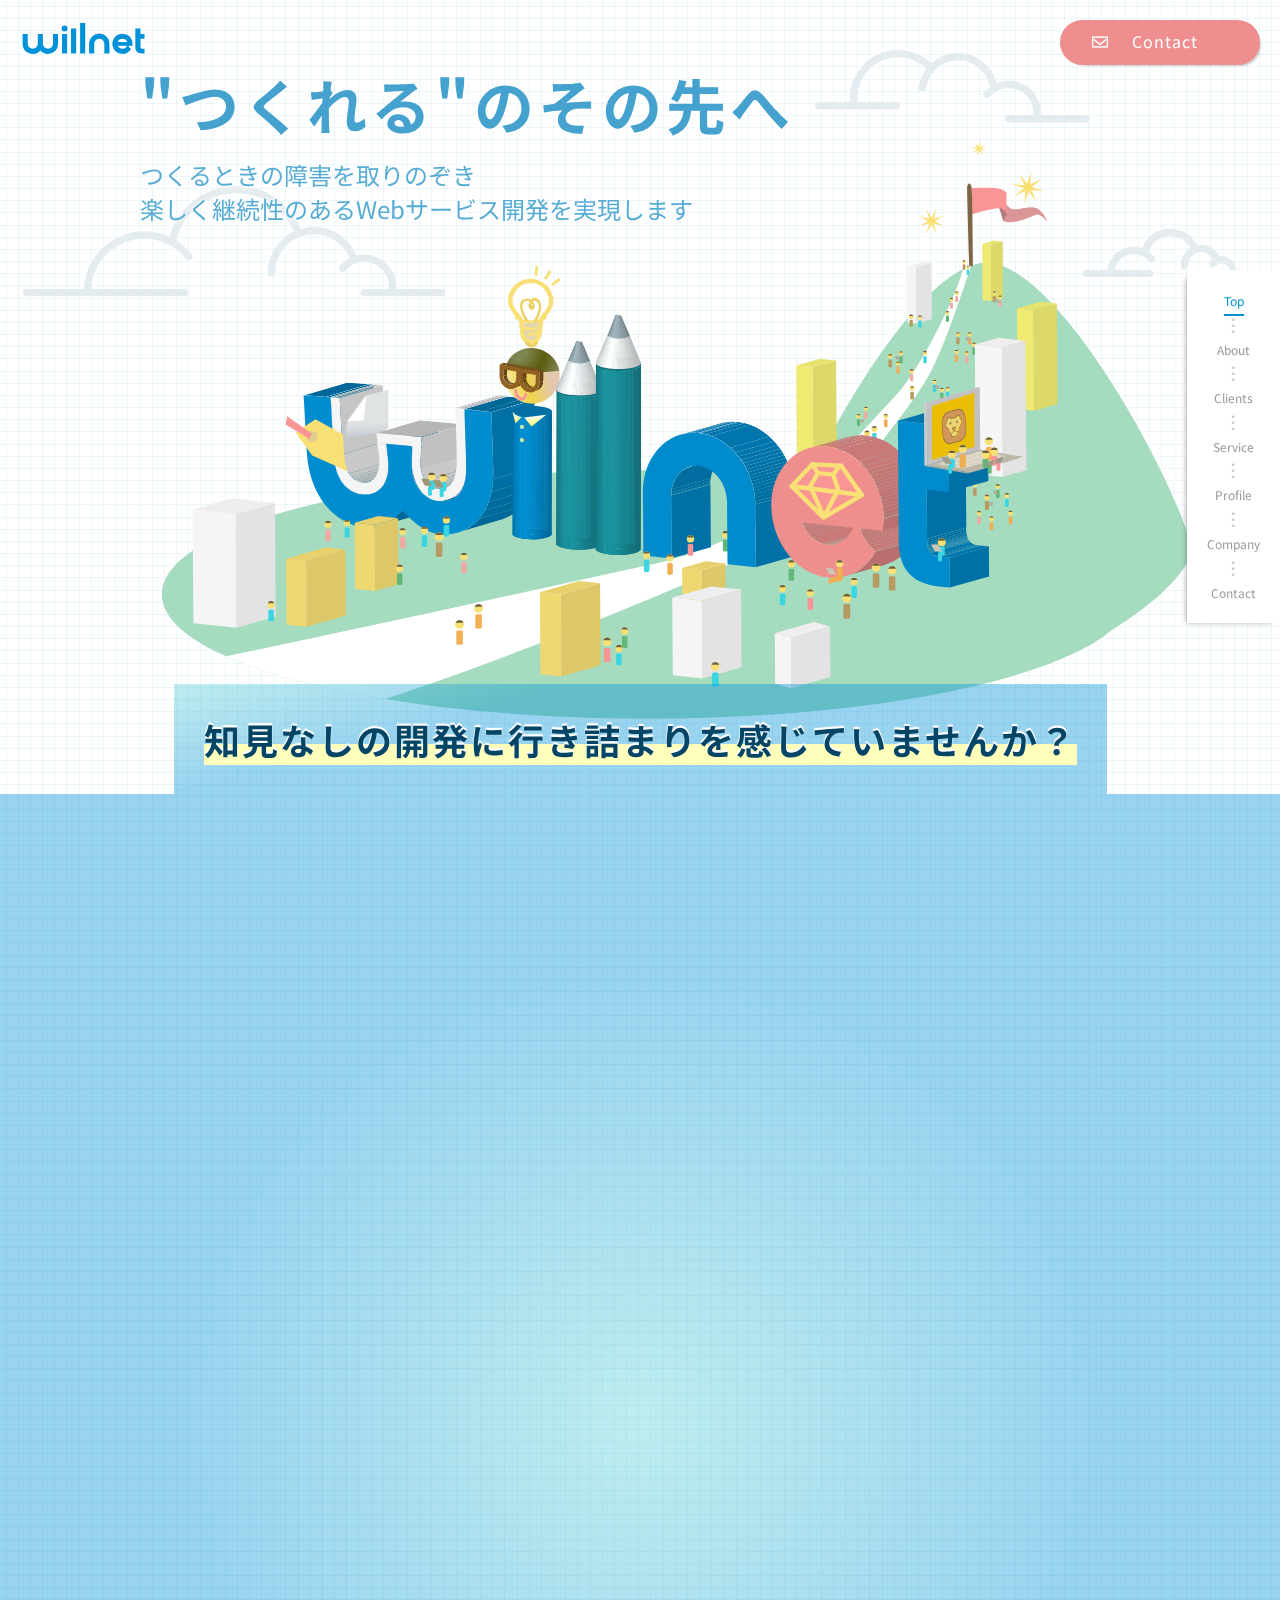
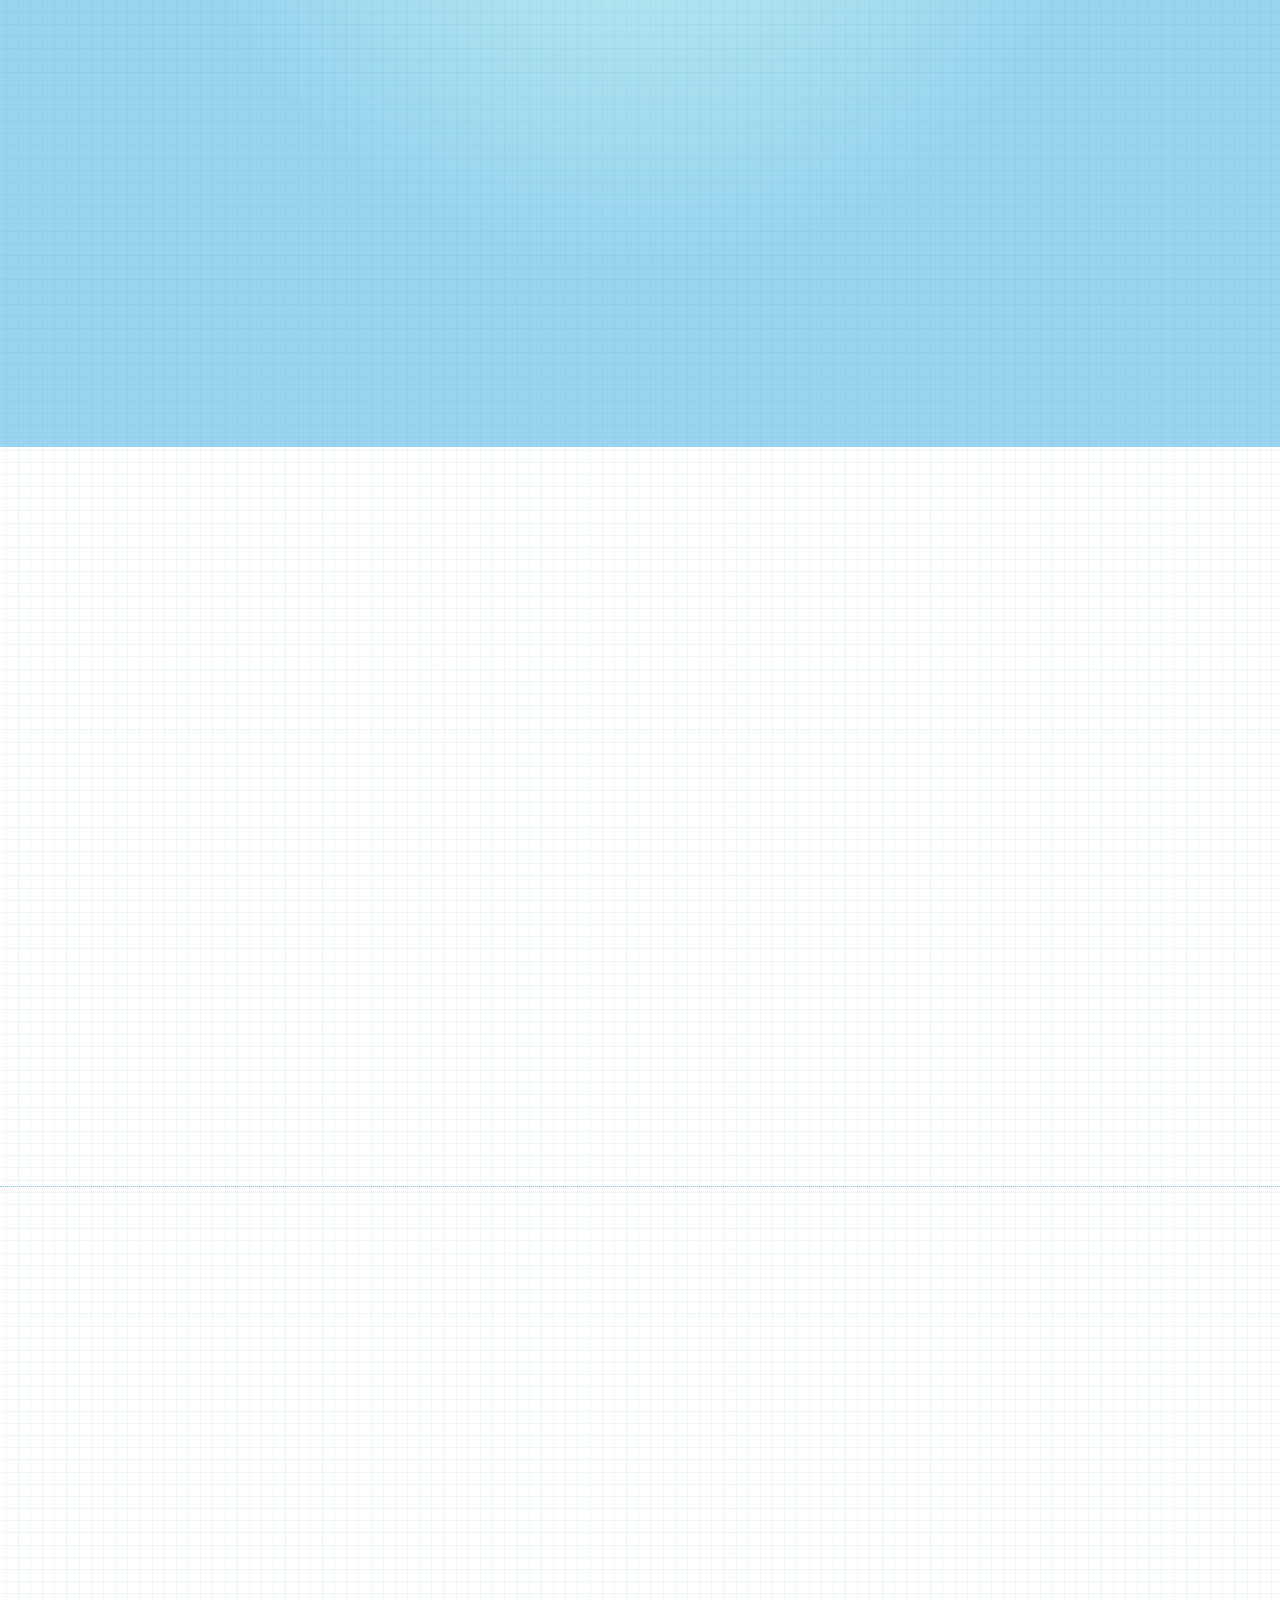
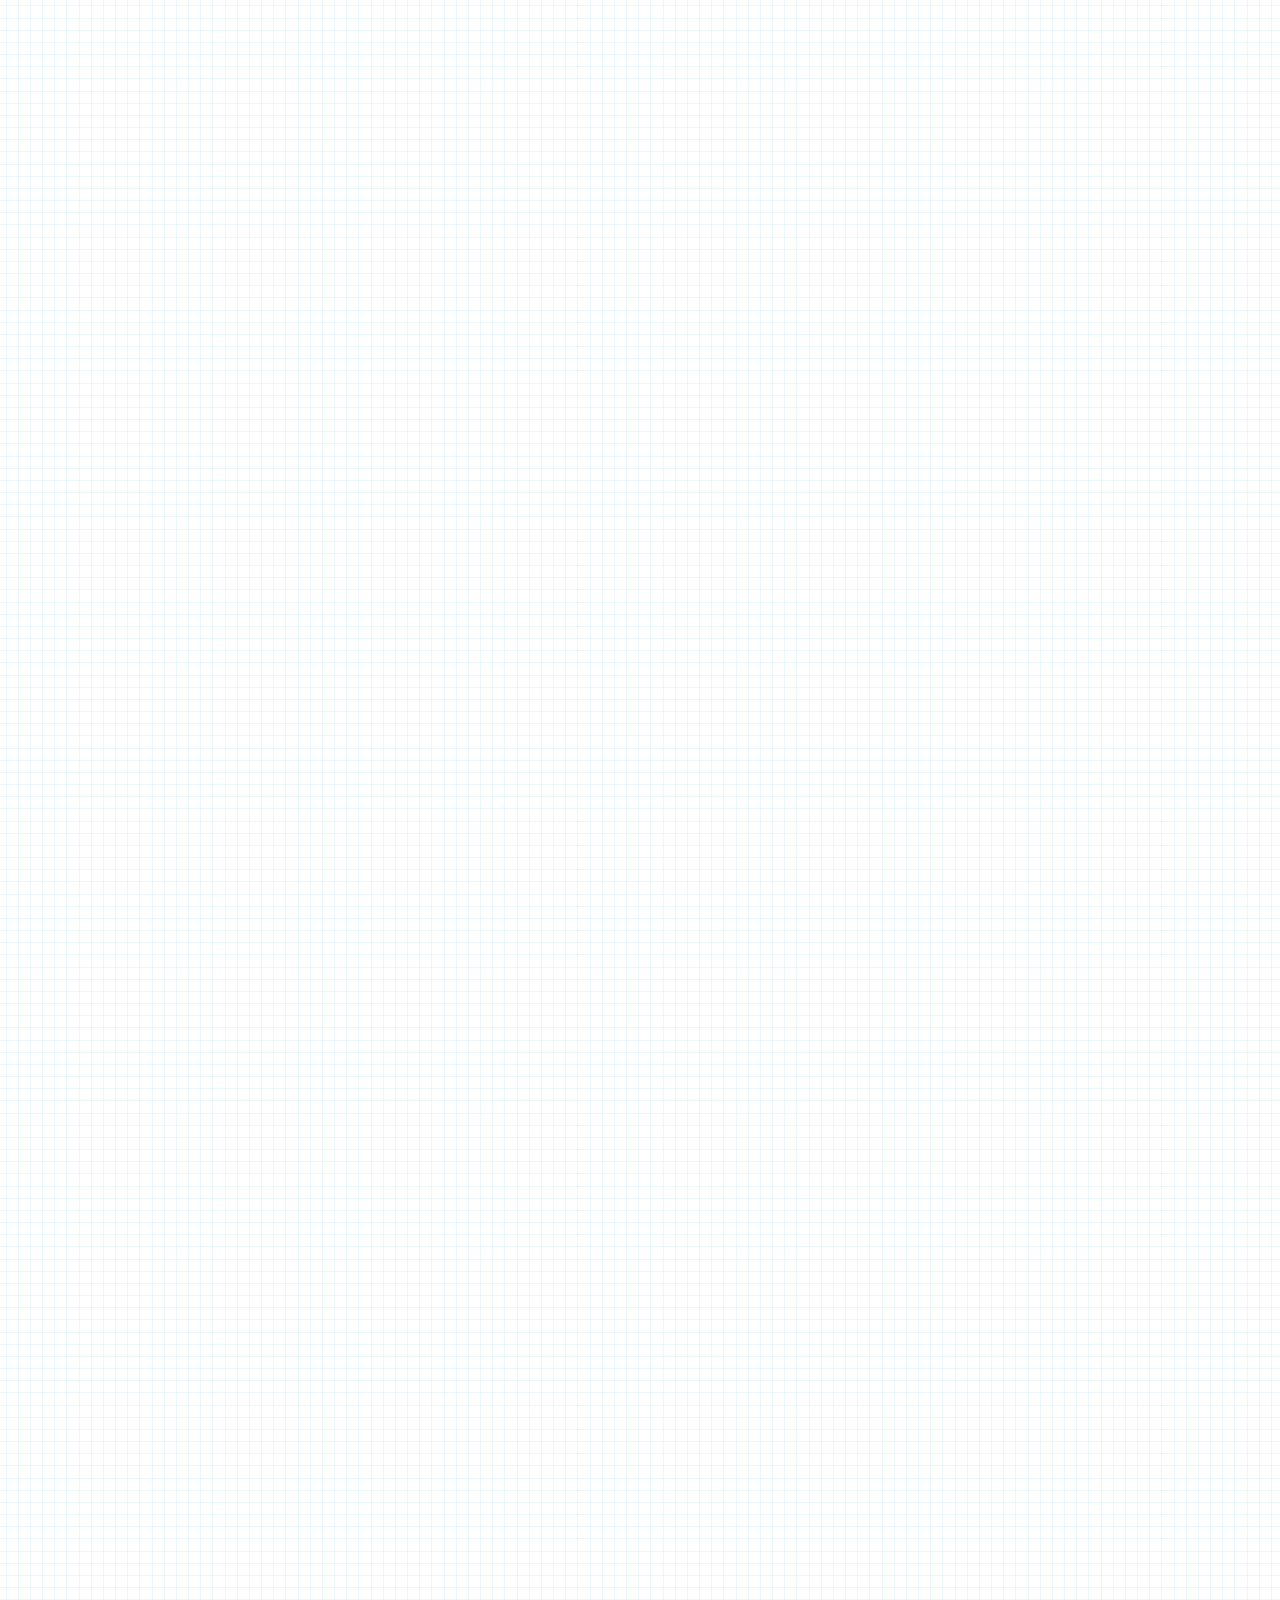
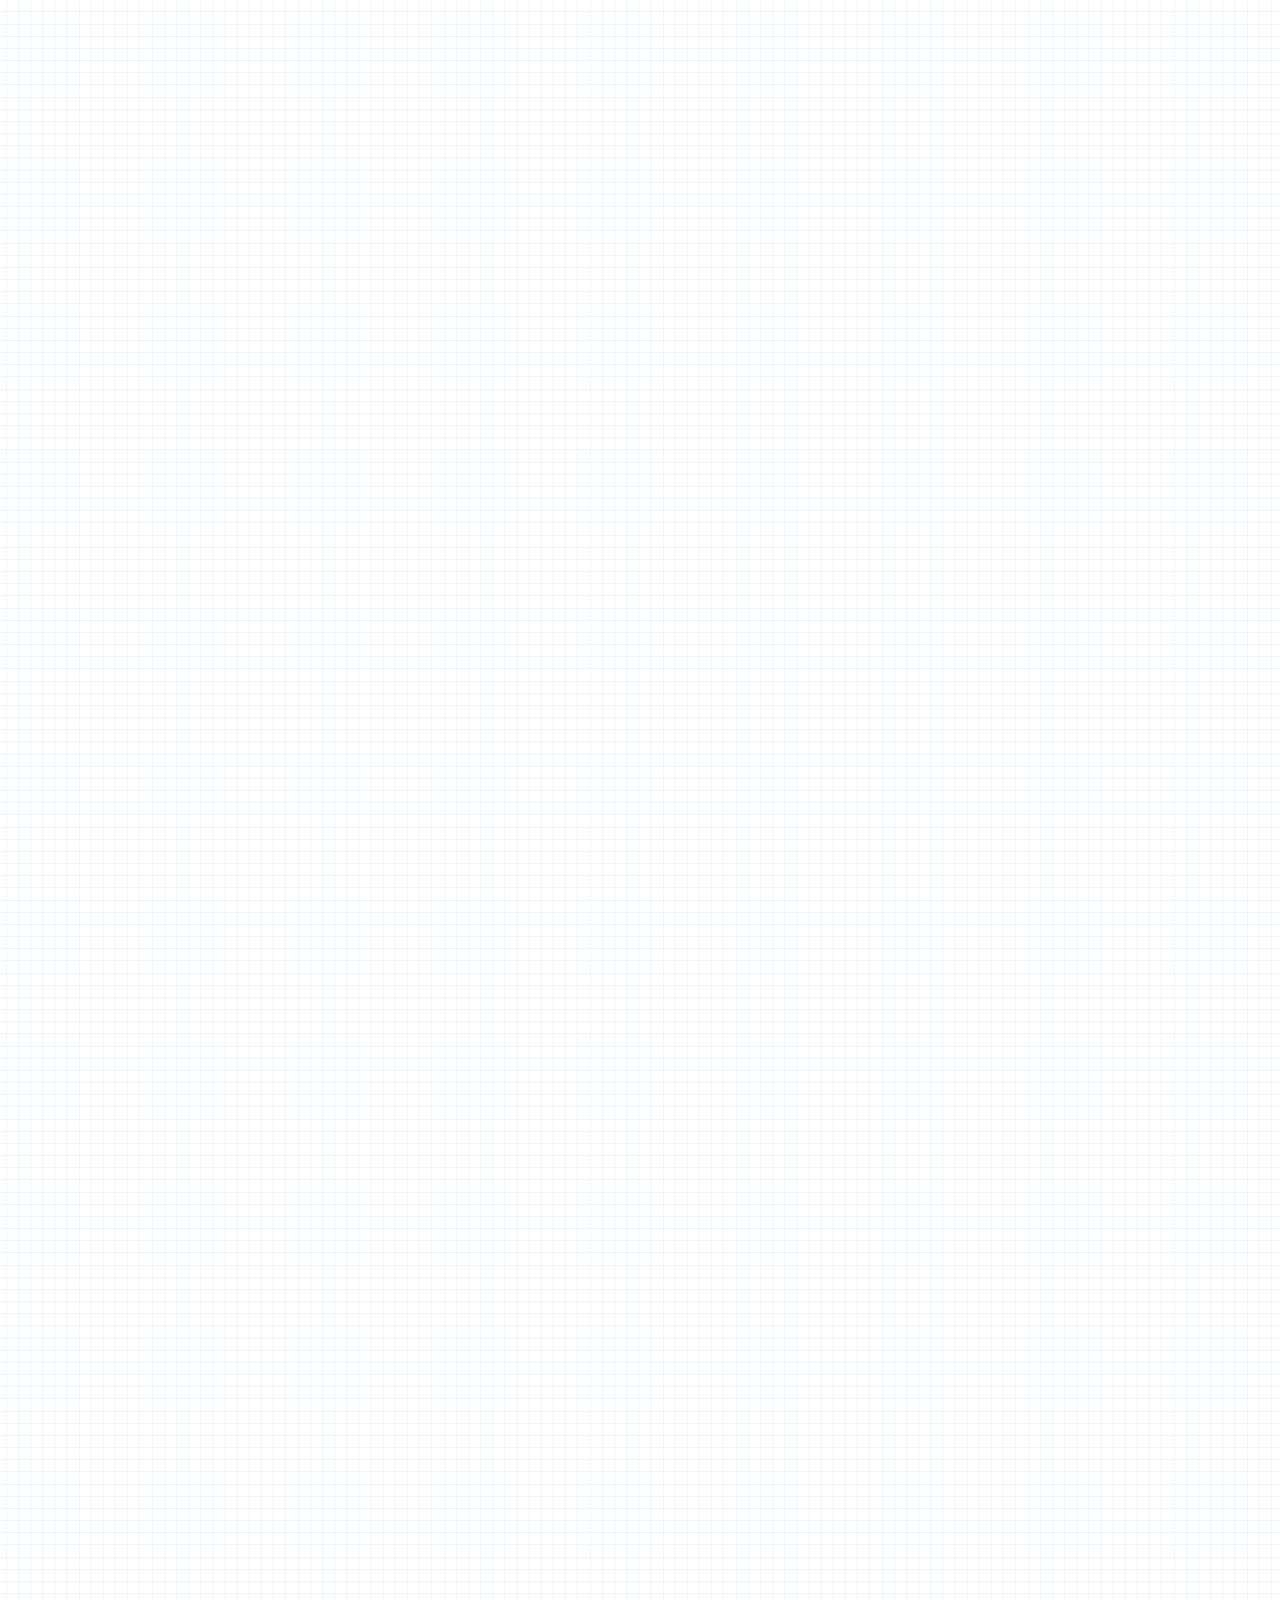
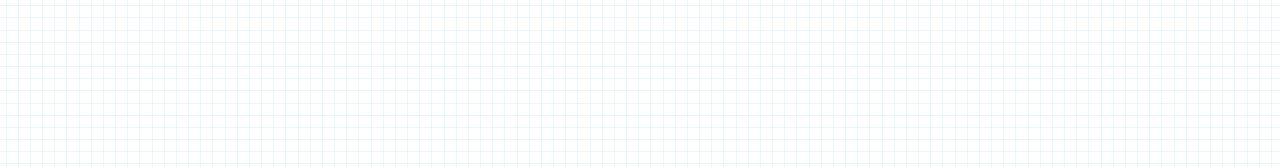
<file: index.html>
<!DOCTYPE html>
<html lang="ja">
<head>
<!-- Global site tag (gtag.js) - Google Analytics -->
<script async src="https://www.googletagmanager.com/gtag/js?id=UA-134911758-1"></script>
<script>
  window.dataLayer = window.dataLayer || [];
  function gtag(){dataLayer.push(arguments);}
  gtag('js', new Date());

  gtag('config', 'UA-134911758-1');
</script>

<meta http-equiv="Content-Language" content="ja" />
<meta http-equiv="Content-Type" content="text/html; charset=UTF-8" />
<meta http-equiv="Content-Style-Type" content="text/css" />
<meta http-equiv="Content-Script-Type" content="text/javascript" />
<meta name="viewport" content="width=device-width,initial-scale=1">
<meta name="keywords" content="Ruby on Rails, コンサルティング, アプリケーション, プログラミング" />
<meta name="description" content="Webサービス開発コンサルティングの株式会社ウィルネットです。Ruby on Rails等の知見なしの開発を避け、効率的で楽しいWeb開発のお手伝いをいたします。">

<title>株式会社ウィルネット｜Webサービス開発コンサルティング</title>
<!--OGP-->
<meta property="og:title" content="Webサービス開発コンサルティングのウィルネット">
<meta property="og:url" content="https://willnet.jp/">
<meta property="og:image" content="https://willnet.jp/common/images/img_ogp_01.jpg">
<meta property="og:type" content="website">
<meta property="og:site_name" content="Webサービス開発コンサルティングのウィルネット">
<!--/OGP-->
<!--twitter-->
<meta name="twitter:card" content="summary" />
<meta name="twitter:site" content="@netwillnet" />
<meta name="twitter:player" content="@netwillnet" />
<!--/twitter-->

<link rel="apple-touch-icon" sizes="57x57" href="/apple-icon-57x57.png">
<link rel="apple-touch-icon" sizes="60x60" href="/apple-icon-60x60.png">
<link rel="apple-touch-icon" sizes="72x72" href="/apple-icon-72x72.png">
<link rel="apple-touch-icon" sizes="76x76" href="/apple-icon-76x76.png">
<link rel="apple-touch-icon" sizes="114x114" href="/apple-icon-114x114.png">
<link rel="apple-touch-icon" sizes="120x120" href="/apple-icon-120x120.png">
<link rel="apple-touch-icon" sizes="144x144" href="/apple-icon-144x144.png">
<link rel="apple-touch-icon" sizes="152x152" href="/apple-icon-152x152.png">
<link rel="apple-touch-icon" sizes="180x180" href="/apple-icon-180x180.png">
<link rel="icon" type="image/png" sizes="192x192"  href="/android-icon-192x192.png">
<link rel="icon" type="image/png" sizes="32x32" href="/favicon-32x32.png">
<link rel="icon" type="image/png" sizes="96x96" href="/favicon-96x96.png">
<link rel="icon" type="image/png" sizes="16x16" href="/favicon-16x16.png">
<link rel="manifest" href="/manifest.json">
<meta name="msapplication-TileColor" content="#ffffff">
<meta name="msapplication-TileImage" content="/ms-icon-144x144.png">
<meta name="theme-color" content="#ffffff">

<link rel="stylesheet" href="common/css/import.css" type="text/css" media="all" />
<link href="https://fonts.googleapis.com/css?family=Noto+Sans+JP:400,500,700&amp;subset=japanese" rel="stylesheet">
<script src="https://sdk.form.run/js/v2/formrun.js"></script>
<script src="https://www.google.com/recaptcha/api.js" async defer></script>
</head>

<body>
<div id="wrap" data-aos="fade" data-aos-duration="1000" data-aos-easing="ease-in-out">

<header>
  <h1>
    <a href="#company"><img src="common/images/logo_01.svg" alt="株式会社ウィルネット"></a>
  </h1>
  <a href="#contact" class="btnContact01">
    <svg xmlns="http://www.w3.org/2000/svg"  viewBox="-8 -5.4 16 10.8" class="icoLetter">
      <rect x="-7.5" y="-4.9" width="15" height="9.8"/>
      <polyline points="6,-2.4 0,2.5 -6,-2.4 	"/>
    </svg>
    <span class="txt">Contact</span>
  </a>
</header>

<nav class="sideNav">
  <ul class="menu">
    <li><a href="#pageTop">Top</a></li>
    <li><a href="#about">About</a></li>
    <li><a href="#clients">Clients</a></li>
    <li><a href="#service">Service</a></li>
    <li><a href="#profile">Profile</a></li>
    <li><a href="#company">Company</a></li>
    <li><a href="#contact">Contact</a></li>
  </ul>
</nav>


<div id="contents" class="top">

  <div class="main inner1000px" id="pageTop">
    <h2 data-aos="fade" data-aos-duration="1500" data-aos-easing="ease-in-out">"つくれる"<br class="spBr">のその先へ</h2>
    <p data-aos="fade" data-aos-duration="1500" data-aos-easing="ease-in-out">つくるときの障害を取りのぞき<br>楽しく継続性のあるWebサービス開発を実現します</p>
  </div><!-- /.main -->



  <section id="about">
    <h3 class="ttl01">
      <span class="txt" data-aos-offset="100" data-aos="fade" data-aos-duration="1000" data-aos-easing="ease-in-out">
        知見なしの開発に<br class="spBr">行き詰まりを感じていませんか？
      </span>
    </h3>
    <div class="inner">
      <ul class="list01 problem">
        <li data-aos="fade-down" data-aos-delay="50" data-aos-duration="750" data-aos-easing="ease-in-out">
          <div class="imgArea">
            <img src="images/img_about_01.svg" alt="体制の整備"/>
          </div>
          <div class="txtArea"><h5>業務拡大のため、身動きが取りづらくなった体制を整えたい</h5></div>
        </li>
        <li data-aos="fade-down" data-aos-delay="100" data-aos-duration="750" data-aos-easing="ease-in-out">
          <div class="imgArea">
            <img src="images/img_about_02.svg" alt="専門家の知見"/>
          </div>
          <div class="txtArea"><h5>負債を防ぐために、専門家の知見を取り入れたい</h5></div>
        </li>
        <li data-aos="fade-down" data-aos-delay="150" data-aos-duration="750" data-aos-easing="ease-in-out">
          <div class="imgArea">
            <img src="images/img_about_03.svg" alt="Ruby on Rails等の指導"/>
          </div>
          <div class="txtArea"><h5>Rubyに乗り換えたいので、Rubyが分かる人を迎えたい</h5></div>
        </li>
      </ul>

      <h3 class="ttl02">
        <span class="txt" data-aos-offset="100" data-aos="fade" data-aos-duration="1000" data-aos-easing="ease-in-out">
          Rails等のシステム開発の技術顧問として<br>社内教育から採用まで幅広い解決策を
        </span>
      </h3>

      <h4 data-aos-offset="100" data-aos="fade" data-aos-duration="1000" data-aos-easing="ease-in-out">For Example</h4>

      <ul class="list01 eg">
        <li data-aos="fade-down" data-aos-delay="50" data-aos-duration="750" data-aos-easing="ease-in-out">
          <div class="imgArea">
            <img src="images/img_about_04.png" alt="技術相談"/>
          </div>
          <div class="txtArea"><h5>技術相談</h5></div>
        </li>
        <li data-aos="fade-down" data-aos-delay="100" data-aos-duration="750" data-aos-easing="ease-in-out">
          <div class="imgArea">
            <img src="images/img_about_05.png" alt="社内教育"/>
          </div>
          <div class="txtArea"><h5>社内教育</h5><p class="disc">ペアプログラミング<br>社内勉強会&amp;読書会 等</p></div>
        </li>
        <li data-aos="fade-down" data-aos-delay="150" data-aos-duration="750" data-aos-easing="ease-in-out">
          <div class="imgArea">
            <img src="images/img_about_06.png" alt="高度な実装"/>
          </div>
          <div class="txtArea"><h5>高度な実装</h5></div>
        </li>
        <li data-aos="fade-down" data-aos-delay="200" data-aos-duration="750" data-aos-easing="ease-in-out">
          <div class="imgArea">
            <img src="images/img_about_07.png" alt="採用アドバイス"/>
          </div>
          <div class="txtArea"><h5>採用アドバイス</h5></div>
        </li>
        <li data-aos="fade-down" data-aos-delay="250" data-aos-duration="750" data-aos-easing="ease-in-out">
          <div class="imgArea">
            <img src="images/img_about_08.png" alt="技術ブランディング"/>
          </div>
          <div class="txtArea"><h5>技術ブランディング</h5><p class="disc">技術ブログの寄稿<br>勉強会に登壇 等</p></div>
        </li>
      </ul>
        <a href="https://github.com/willnet-inc/business-details/blob/main/README.md" target="_blank" rel="noopener" class="btn01" data-aos-offset="100" data-aos="fade" data-aos-duration="1000" data-aos-easing="ease-in-out">詳しくはこちら</a>
    </div><!-- /.inner -->
  </section><!-- /#about -->



  <section id="clients" data-aos-offset="200" data-aos="fade" data-aos-duration="1000" data-aos-easing="ease-in-out">
    <h3>実績紹介<span class="sub">Clients</span></h3>
    <ul class="clientList txtShadow_fff">
      <li data-aos="fade-down" data-aos-offset="200" data-aos-delay="50" data-aos-duration="750" data-aos-easing="ease-in-out">
        <div class="imgArea">
          <a href="https://medpeer.jp/" target="_blank" rel="noopener"><img src="images/img_clients_01.png" alt="メドピア株式会社 様"/></a>
        </div>
        <div class="txtArea"><h5>メドピア株式会社 様</h5><p class="disc">技術顧問として、PHPからRuby移行についての設計相談に乗っています。また、テックブログへの寄稿や振り返り会、輪読会などを定期的に実施しています。</p></div>
      </li>
      <li data-aos="fade-down" data-aos-offset="200" data-aos-delay="150" data-aos-duration="750" data-aos-easing="ease-in-out">
        <div class="imgArea">
          <a href="https://smarthr.jp/" target="_blank" rel="noopener"><img src="images/img_clients_02.png" alt="株式会社SmartHR 様"/></a>
        </div>
        <div class="txtArea"><h5>株式会社SmartHR 様</h5><p class="disc">技術顧問として、新規サービスなどの設計相談に乗っています。また、プロジェクト評価の仕組みづくりなどを手がけたり、ペアプロやモブプロを通して開発の知見を伝えたりしています。</p></div>
      </li>
      <li data-aos="fade-down" data-aos-offset="200" data-aos-delay="200" data-aos-duration="750" data-aos-easing="ease-in-out">
        <div class="imgArea">
          <a href="https://linkers.net/" target="_blank" rel="noopener"><img src="images/img_clients_03.png" alt="リンカーズ株式会社 様"/></a>
        </div>
        <div class="txtArea"><h5>リンカーズ株式会社 様</h5><p class="disc">技術顧問として、Railsのバージョンアップにむけたリファクタリングの実施や、振り返り会、輪読会などを開催しています。</p></div>
      </li>
    </ul>
  </section><!-- /#clients -->



  <section id="service">
    <h3 data-aos-offset="200" data-aos="fade" data-aos-duration="1000" data-aos-easing="ease-in-out">運用サービス<span class="sub">Service</span></h3>
    <div class="box01 clearfix">
      <div class="imgArea" data-aos-offset="200" data-aos="fade-right" data-aos-duration="1000" data-aos-easing="ease-in-out">
        <h4><span class="txt">Webエンジニ<span class="ltSpace-4">ア・</span>デザイナーの仕事を<br class="pcBr">もっと楽しく！もっと流動的に！</span></h4>
        <img src="images/img_service_01.jpg" alt="Webエンジニア・デザイナーの仕事情報共有サービス「savanna.io」"/>
      </div>
      <div class="txtArea" data-aos-offset="200" data-aos="fade" data-aos-duration="1000" data-aos-easing="ease-in-out">
        <h4><a href="https://savanna.io/" target="_blank" rel="noopener"><img src="images/img_savanna_io.svg" alt="savanna.io"/></a></h4>
        <div class="txtShadow_fff">
          <p><a href="https://savanna.io/" target="_blank" rel="noopener">savanna（サバンナ）</a> とは、Webエンジニアやデザイナーが、友達同士でお仕事情報を共有できるサービスです。</p>
          <p class="mT20">友達が最近どんな仕事しているのかを見ることができたり、プロジェクトベースでお仕事を募集できたり、またこんな仕事がしたい！と逆に募集できたりします。</p>
          <p class="mT20">プロジェクトベースで動くことが多いフリーランスのエンジニアを中心に、そうでない人にも使われています。</p>
        </div>
        <a href="https://savanna.io/" target="_blank" rel="noopener" class="btn01" data-aos-offset="200" data-aos-delay="750" data-aos-duration="1000" data-aos-easing="ease-in-out">詳しくはこちら</a>
      </div>
    </div>
  </section><!-- /#service -->


  <section id="profile" data-aos-offset="150" data-aos="fade" data-aos-duration="1000" data-aos-easing="ease-in-out">
    <div class="inner">
      <h3>代表略歴<span class="sub">Profile</span></h3>
      <div class="box01">
        <h4 class="txtShadow_fff" data-aos-offset="200" data-aos="fade" data-aos-duration="1000" data-aos-easing="ease-in-out"><span>前島 真一</span></h4>
        <div class="box01_inner" data-aos-offset="200" data-aos="fade" data-aos-duration="1000" data-aos-easing="ease-in-out">
          <div class="imgArea">
            <img src="images/img_profile_01.png" alt="前島 真一"/>
          </div><!-- /.imgArea -->
          <div class="txtArea" data-aos-offset="150">
            <div class="txt txtShadow_fff">
              <p>フリーランスとして、スタートアップ企業でのサービス開発立ち上げの経験多数。</p>
              <p class="mT10"><a href="https://ginzarb.github.io/" target="_blank" rel="noopener">地域Rubyコミュニティ ginza.rb</a>や<a href="https://clean-rails.org/" target="_blank" rel="noopener">オンライン勉強会</a>を主催。著書にパーフェクトRuby on Rails(共著)、WEB+DB PRESSでRuby連載(Vol.93~95)。</p>
            </div>
          </div><!-- /.txtArea -->
        </div><!-- /.box01_inner -->
        <ul class="linkArea" data-aos-offset="200" data-aos="fade" data-aos-duration="1000" data-aos-easing="ease-in-out">
          <li>
            <a href="https://twitter.com/netwillnet" target="_blank" rel="noopener" class="btn01 twitter">
              <svg xmlns="http://www.w3.org/2000/svg" viewBox="0 0 250 203.1" class="ico">
                <path class="st0" d="M78.6,203.1c94.3,0,145.9-78.2,145.9-145.9c0-2.2,0-4.4-0.1-6.6c10-7.3,18.7-16.3,25.6-26.5
                c-9.4,4.1-19.3,6.9-29.5,8.1c10.7-6.4,18.7-16.5,22.5-28.4c-10.1,6-21.1,10.2-32.6,12.4c-19.4-20.7-51.9-21.7-72.6-2.2
                c-13.3,12.5-19,31.2-14.8,49C81.9,60.9,43.4,41.4,17.4,9.4C3.8,32.8,10.7,62.8,33.3,77.8c-8.2-0.2-16.1-2.4-23.3-6.4
                c0,0.2,0,0.4,0,0.6c0,24.4,17.2,45.4,41.2,50.3c-7.6,2.1-15.5,2.4-23.2,0.9c6.7,20.9,26,35.2,47.9,35.6c-18.2,14.3-40.6,22-63.7,22
                c-4.1,0-8.2-0.3-12.2-0.7C23.5,195.2,50.7,203.1,78.6,203.1"/>
              </svg>
              Twitter
            </a></li>
          <li>
            <a href="https://github.com/willnet" target="_blank" rel="noopener" class="btn01 github">
              <svg xmlns="http://www.w3.org/2000/svg" viewBox="0 0 32.58 31.77" class="ico">
                <path d="M16.29,0a16.29,16.29,0,0,0-5.15,31.75c.82.15,1.11-.36,1.11-.79s0-1.41,0-2.77C7.7,29.18,6.74,26,6.74,26a4.36,4.36,0,0,0-1.81-2.39c-1.47-1,.12-1,.12-1a3.43,3.43,0,0,1,2.49,1.68,3.48,3.48,0,0,0,4.74,1.36,3.46,3.46,0,0,1,1-2.18c-3.62-.41-7.42-1.81-7.42-8a6.3,6.3,0,0,1,1.67-4.37,5.94,5.94,0,0,1,.16-4.31s1.37-.44,4.48,1.67a15.41,15.41,0,0,1,8.16,0c3.11-2.11,4.47-1.67,4.47-1.67A5.91,5.91,0,0,1,25,11.07a6.3,6.3,0,0,1,1.67,4.37c0,6.26-3.81,7.63-7.44,8a3.85,3.85,0,0,1,1.11,3c0,2.18,0,3.94,0,4.47s.29.94,1.12.78A16.29,16.29,0,0,0,16.29,0Z"/>
              </svg>GitHub
            </a>
          </li>
          <li>
            <a href="https://blog.willnet.in/" target="_blank" rel="noopener" class="btn01 blog">
              <svg xmlns="http://www.w3.org/2000/svg" viewBox="0 0 33 33" class="ico">
                <path d="M16.5,0A16.5,16.5,0,1,0,33,16.5,16.52,16.52,0,0,0,16.5,0ZM11.85,27.44H6.58V22.17l13-13,5.27,5.27Zm16-16L26.29,13,21,7.73l1.54-1.55a2.57,2.57,0,0,1,3.62,0l1.64,1.65A2.56,2.56,0,0,1,27.83,11.45Z"/>
              </svg>
              Blog
            </a>
          </li>
        </ul><!-- /.linkArea -->
        <div class="introBook" data-aos-offset="200" data-aos="fade" data-aos-duration="1000" data-aos-easing="ease-in-out">
          <h5 class="txtShadow_fff">著書紹介</h5>
          <div class="bookList">
            <dl class="txtShadow_fff">
              <dt><a href="https://www.amazon.co.jp/%E3%83%91%E3%83%BC%E3%83%95%E3%82%A7%E3%82%AF%E3%83%88-Ruby-Rails-%E3%81%99%E3%81%8C%E3%82%8F%E3%82%89-%E3%81%BE%E3%81%95%E3%81%AE%E3%82%8A/dp/4774165166" target="_blank" rel="noopener"><img src="images/img_profile_02.jpg" alt="パーフェクトRuby on Rails(共著)"/></a></dt>
              <dd><a href="https://www.amazon.co.jp/%E3%83%91%E3%83%BC%E3%83%95%E3%82%A7%E3%82%AF%E3%83%88-Ruby-Rails-%E3%81%99%E3%81%8C%E3%82%8F%E3%82%89-%E3%81%BE%E3%81%95%E3%81%AE%E3%82%8A/dp/4774165166" target="_blank" rel="noopener">パーフェクトRuby on Rails(共著)</a></dd>
            </dl>
            <ul class="txtShadow_fff">
              <li><a href="https://gihyo.jp/magazine/wdpress/archive/2016/vol93" target="_blank" rel="noopener">WEB+DB PRESS(Ruby連載) Vol.93</a></li>
              <li><a href="https://gihyo.jp/magazine/wdpress/archive/2016/vol94" target="_blank" rel="noopener">WEB+DB PRESS(Ruby連載) Vol.94</a></li>
              <li><a href="https://gihyo.jp/magazine/wdpress/archive/2016/vol95" target="_blank" rel="noopener">WEB+DB PRESS(Ruby連載) Vol.95</a></li>
            </ul>
          </div><!-- /.bookList -->
        </div><!-- /.introBook -->
      </div><!-- /.box01 -->
    </div><!-- /.inner -->
  </section><!-- /#profile -->


  <section id="company" data-aos-offset="200" data-aos="fade" data-aos-duration="1000" data-aos-easing="ease-in-out">
    <h3>会社概要<span class="sub">Company</span></h3>
    <div class="clearfix">
      <dl class="txtArea txtShadow_fff">
        <dt>会社名</dt>
        <dd>株式会社ウィルネット</dd>
        <dt>所在地</dt>
        <dd>〒150-0013<br>東京都渋谷区恵比寿2-28-10 秀ビル</dd>
        <dt>代表者</dt>
        <dd>前島 真一</dd>
        <dt>設立</dt>
        <dd>2017年 2月 21日</dd>
        <dt>事業内容</dt>
        <dd>ソフトウェア開発コンサルティング</dd>
      </dl>
      <div class="mapArea">
        <iframe class="map" src="https://maps.google.co.jp/maps?&output=embed&q=東京都渋谷区恵比寿2-28-10&z=16" title="Map"></iframe>
      </div><!-- /.mapArea -->
    </div><!-- /.clearfix -->
  </section><!-- /#company -->


  <section id="contact" data-aos-offset="200" data-aos="fade" data-aos-duration="1000" data-aos-easing="ease-in-out">
    <h3>
      お問い合わせ
      <span class="sub">
        Contact
      </span>
    </h3>
    <div class="inner">
      <p class="txtArea">当社へのお問い合わせ、応募、取材交渉などはこちらからお願いいたします。</p>
      <form class="formrun" action="https://form.run/api/v1/r/gn6dd8ulp9yuy966dmvf3uhw" method="post">
        <!-- ↓自由に要素を追加・編集することができます -->
        <ul>
          <li>
            <label>お名前</label>
            <div class="inputBox">
              <input name="お名前" type="text" placeholder="山田 一郎" data-formrun-required>
              <div data-formrun-show-if-error="お名前">お名前を入力してください</div>
            </div>
          </li>

          <li>
            <label>メールアドレス</label>
            <div class="inputBox">
              <input name="メールアドレス" type="text" placeholder="mail@example.com" data-formrun-type="email" data-formrun-required>
              <div data-formrun-show-if-error="メールアドレス">メールアドレスを正しく入力してください</div>
            </div>
          </li>

          <li>
            <label>お問い合わせ内容</label>
            <div class="inputBox">
              <textarea name="お問い合わせ" placeholder="お問い合わせ内容をご記入ください" data-formrun-required></textarea>
              <div data-formrun-show-if-error="お問い合わせ">お問い合わせ内容を入力してください</div>
            </div>
          </li>
          <li>
            <label></label>
            <div class="inputBox">
              <div class="g-recaptcha" data-sitekey="6LfgK5MUAAAAAHajJGpoyg067GKuqlkozfA8LmuD"></div>
            </div>
          </li>
          <!-- ボット投稿をブロックするためのタグ -->
          <li class="_formrun_gotcha">
            <style media="screen">._formrun_gotcha {position:absolute!important;height:1px;width:1px;overflow:hidden;}</style>
            <label for="_formrun_gotcha">If you are a human, ignore this field</label>
            <input type="text" name="_formrun_gotcha" id="_formrun_gotcha" tabindex="-1">
          </li>
        </ul>
        <button class="btn01" type="submit" data-formrun-error-text="未入力の項目があります" data-formrun-submitting-text="送信中...">送信する</button>
      </form>
      <footer>
      <small>&copy; willnet inc.</small>
      </footer>
    </div><!-- /.inner -->
  </section><!-- /#contact -->

</div><!-- /#contents -->


</div><!--/#wrap-->


<script type="text/javascript" src="common/js/jquery.min.js"></script>

<script type="text/javascript" src="common/js/aos.js"></script>
  <script>
    AOS.init();
  </script>

<script type="text/javascript" src="common/js/scrolltopcontrol.js"></script>
<script type="text/javascript" src="common/js/navsync.min.js"></script>
  <script>
    $(window).on("load", function () {
      $("nav").navSync();
    });
  </script>

<!-- 500スクロール後blur -->
<script type="text/javascript">
  window.addEventListener('scroll', function() {
    var st = window.pageYOffset || document.documentElement.scrollTop;
    if (st > 500) {
      document.getElementById('wrap').classList.add('blur');
    } else {
      document.getElementById('wrap').classList.remove('blur');
    }
  });
</script>
</body></html>
</file>
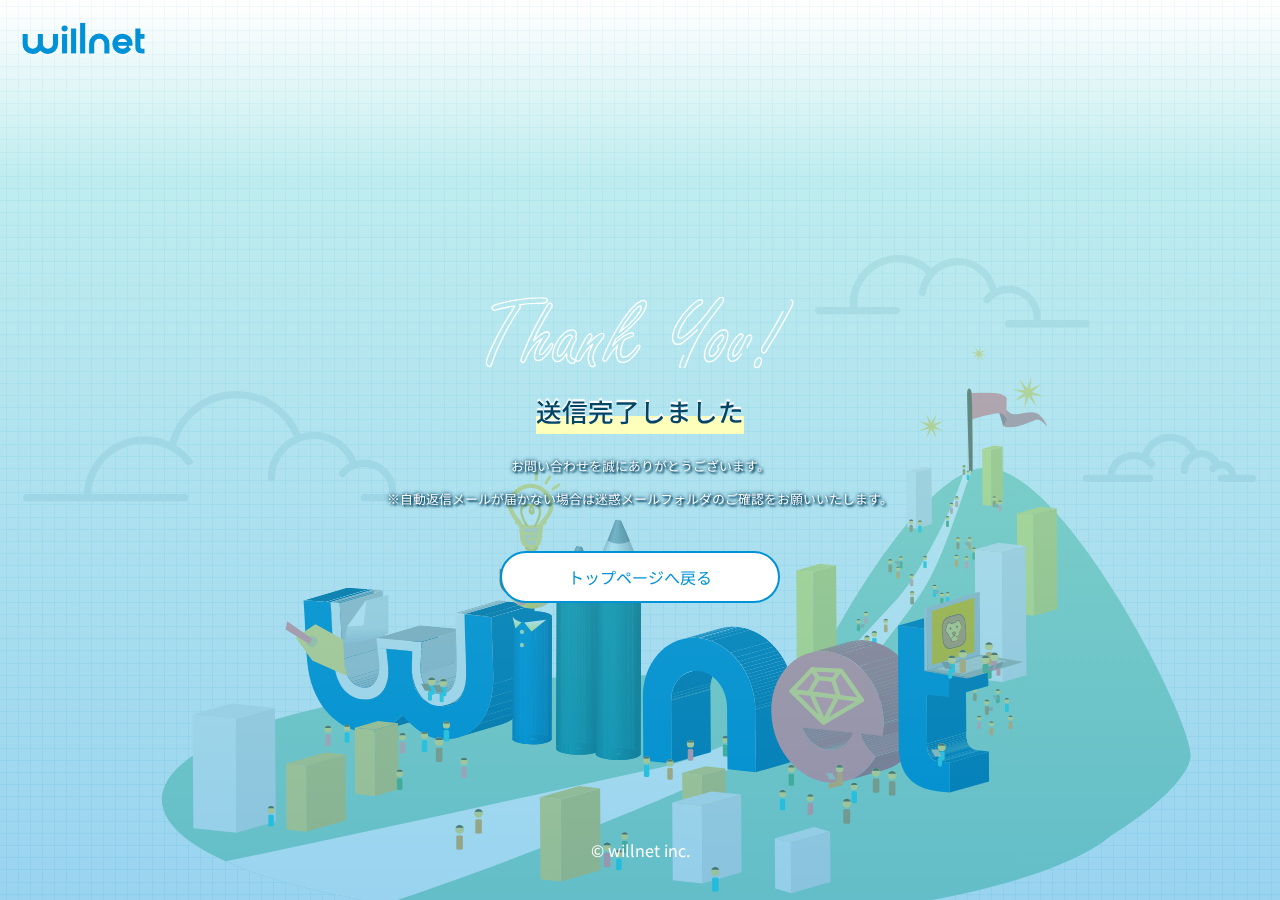
<file: thanks.html>
<!DOCTYPE html> 
<html lang="ja">
<head>
<meta http-equiv="Content-Language" content="ja" />
<meta http-equiv="Content-Type" content="text/html; charset=UTF-8" />
<meta http-equiv="Content-Style-Type" content="text/css" />
<meta http-equiv="Content-Script-Type" content="text/javascript" />
<meta name="viewport" content="width=device-width,initial-scale=1">
<meta name="keywords" content="Ruby on Rails, コンサルティング, アプリケーション, プログラミング" />
<meta name="description" content="Webサービス開発コンサルティングの株式会社ウィルネットです。Ruby on Rails等の知見なしの開発を避け、効率的で楽しいWeb開発のお手伝いをいたします。">
<script src="https://sdk.form.run/js/v2/formrun.js"></script>

<title>送信完了画面｜株式会社ウィルネット｜Webサービス開発コンサルティング</title>
<!--OGP-->
<meta property="og:title" content="Webサービス開発コンサルティングのウィルネット">
<meta property="og:url" content="https://willnet.jp/">
<meta property="og:image" content="common/images/img_ogp_01.jpg">
<meta property="og:type" content="article">
<meta property="og:site_name" content="Webサービス開発コンサルティングのウィルネット">
<!--/OGP-->
<!--twitter-->
<meta name="twitter:card" content="summary" />
<meta name="twitter:site" content="@netwillnet" />
<meta name="twitter:player" content="@netwillnet" />
<!--/twitter-->
<link rel="stylesheet" href="common/css/import.css" type="text/css" media="all" />
<link href="https://fonts.googleapis.com/css?family=Noto+Sans+JP:400,500,700&amp;subset=japanese" rel="stylesheet">

</head>

<body>
<div id="wrap" class="thanks">

<header>
  <h1>
    <a href="#company"><img src="common/images/logo_01.svg" alt="株式会社ウィルネット"></a>
  </h1>
</header>

<div id="contents" data-aos="fade" data-aos-duration="500" data-aos-easing="ease-in-out">
  <div class="thanksCard">
    <svg xmlns="http://www.w3.org/2000/svg" id="thks" viewBox="0 0 221.8 51.86" class="img_thanks_01">
      <path d="M20.81,6.4a111.6,111.6,0,0,0-13,2.78,6.36,6.36,0,0,1-2,.45,1.65,1.65,0,0,1-1.37-.74,1.49,1.49,0,0,1-.35-1c0-1,.72-1.75,2.18-2.21A131.88,131.88,0,0,1,20,2.46,107.58,107.58,0,0,1,39.06.67a14.76,14.76,0,0,1,4.15.38,1.33,1.33,0,0,1,1,1.34c0,1.1-.81,1.75-2.42,1.93q-2.12.21-6.37.32A65.89,65.89,0,0,0,23.8,5.7a1.15,1.15,0,0,1,.88,1.09,5.3,5.3,0,0,1-1.13,2.42A180.23,180.23,0,0,0,10.79,31.39,107.23,107.23,0,0,0,4,48.13c-.33,1.48-.89,2.21-1.69,2.21A2.14,2.14,0,0,1,.49,49.22,2.73,2.73,0,0,1,0,47.67q0-3.22,6.15-15.75,3.94-8.05,7.28-13.57,1.34-2.25,6.43-10.44Z"/>
      <path d="M33.93,32a35.24,35.24,0,0,1,5.2-4.54C41.36,26,43,25.17,43.91,25.17a1.78,1.78,0,0,1,1.16.49A1.71,1.71,0,0,1,45.7,27a6.07,6.07,0,0,1-1.51,3,42.74,42.74,0,0,0-4.43,7,11,11,0,0,0-1.33,3.73c0,.63.3,1,.91,1q1.9,0,6.4-6.75.91-1.38,1.65-1.38c.49,0,.74.29.74.85q0,1.36-2.67,5.24a20.42,20.42,0,0,1-4.85,5.16A5.93,5.93,0,0,1,37.37,46a2.27,2.27,0,0,1-2.18-1.3,3.81,3.81,0,0,1-.42-1.79A15.22,15.22,0,0,1,37,35.75c.36-.63,1.41-2.43,3.17-5.41Q33,34,28,46c-.31.92-.77,1.38-1.41,1.38a1.44,1.44,0,0,1-1.09-.46,1.79,1.79,0,0,1-.42-1.2q0-1.16,2.25-6.57,4.18-10.05,7.81-17T43.21,7.52a14.27,14.27,0,0,1,1.65-2.46,1.75,1.75,0,0,1,1.27-.63,1.29,1.29,0,0,1,1.08.67,1.85,1.85,0,0,1,.36,1.12,5.25,5.25,0,0,1-1.13,2.64q-3.8,5.87-7.56,12.9A83.29,83.29,0,0,0,33.93,32Z"/>
      <path d="M58.22,40.61a27,27,0,0,1-2.29,3.44c-1.47,1.83-2.94,2.74-4.39,2.74A3.25,3.25,0,0,1,48.59,45a5.35,5.35,0,0,1-.67-2.74,18.93,18.93,0,0,1,2.46-8.62,22.82,22.82,0,0,1,6.61-8,8.44,8.44,0,0,1,4.89-1.82,3.48,3.48,0,0,1,2.46.91,2.49,2.49,0,0,1,.84,1.83,5.83,5.83,0,0,1-.6,2.14,2.37,2.37,0,0,1,.53,1.3,6,6,0,0,1-1,2.43,27.08,27.08,0,0,0-2,4.57A15.09,15.09,0,0,0,61,41.8a3.43,3.43,0,0,0,.88,2.43,6.8,6.8,0,0,0,1.44.81,1.5,1.5,0,0,1,.88,1.47,1.36,1.36,0,0,1-.5,1.09,1.79,1.79,0,0,1-1.23.46,4.1,4.1,0,0,1-3.27-1.69,5.23,5.23,0,0,1-1.12-3.44C58.08,42.46,58.13,41.68,58.22,40.61ZM62.61,29a3.33,3.33,0,0,0-.91-1.14,1.71,1.71,0,0,0-1.06-.37q-2.67,0-5.8,4.67Q51.4,37.38,51.4,41a2.25,2.25,0,0,0,.33,1.33,1.16,1.16,0,0,0,1,.46q1.7,0,3.94-3.59a56.63,56.63,0,0,0,3.13-5.8,32,32,0,0,1,1.79-3.3A5.34,5.34,0,0,1,62.61,29Z"/>
      <path d="M73,34.35c.3-.28.6-.56.88-.85q7.35-7.17,9.84-7.17c.92,0,1.37.51,1.37,1.51a4.16,4.16,0,0,1-1.23,2.5q-6.7,7.85-6.71,13.82a7.08,7.08,0,0,0,1,3.69,2.71,2.71,0,0,1,.49,1.26,1.12,1.12,0,0,1-.42.81,1.41,1.41,0,0,1-1.09.49,2.83,2.83,0,0,1-2.42-1.82,8.51,8.51,0,0,1-1-4.19q0-4.74,3.58-10.51Q72.64,37,68.52,44.72q-1,1.86-2.25,1.86a1.26,1.26,0,0,1-1-.42,1.72,1.72,0,0,1-.5-1.27q0-1.89,4.33-9.94,2.31-4.37,3.65-6.33c.89-1.29,1.66-1.94,2.29-1.94a1.23,1.23,0,0,1,.88.43,1.52,1.52,0,0,1,.49,1.12,4.51,4.51,0,0,1-1,2.22A38.68,38.68,0,0,0,73,34.35Z"/>
      <path d="M99.46,31.36Q97.17,37,97.17,40a4.67,4.67,0,0,0,.56,2.39,2.11,2.11,0,0,0,1.87,1.2q2.39,0,5.52-3.2a26.52,26.52,0,0,0,3.48-4.15c.61-.94,1.18-1.41,1.72-1.41a.72.72,0,0,1,.81.81q0,1.34-3.24,5.49-4.77,6.15-9.28,6.15a3.91,3.91,0,0,1-3.83-2.64,10.12,10.12,0,0,1-.84-4.07,25,25,0,0,1,.84-5.31q-2.28,1.89-6.92,9.28c-.82,1.33-1.57,2-2.25,2a1.15,1.15,0,0,1-.92-.46,1.55,1.55,0,0,1-.39-1q0-1.41,3.7-9.39A121.81,121.81,0,0,1,101.92,12.2a39.68,39.68,0,0,1,7.21-7.59c1.92-1.46,3.45-2.18,4.6-2.18a1.83,1.83,0,0,1,1.37.63,2.56,2.56,0,0,1,.78,1.9c0,2-1,4.54-3.13,7.66s-5.89,7.09-11.11,11.64a64.25,64.25,0,0,1-7.91,6c-.31.61-1.16,2.4-2.57,5.35a48.61,48.61,0,0,1,7-6.54,27.91,27.91,0,0,1,4.47-2.36,8.1,8.1,0,0,1,2.74-.8,1.11,1.11,0,0,1,.81.35,1,1,0,0,1,.38.84c0,.77-.52,1.31-1.58,1.62A21.06,21.06,0,0,0,99.46,31.36Zm-3-6.05a50.72,50.72,0,0,0,10.76-9.67,34.83,34.83,0,0,0,4-5.62,6.9,6.9,0,0,0,1-2.71c0-.54-.24-.81-.73-.81q-2,0-6.79,6.05A98.49,98.49,0,0,0,96.43,25.31Z"/>
      <path d="M152.93,23.48q-2.77,2.72-6.75,6.26a44.67,44.67,0,0,1-4,3.24,6.38,6.38,0,0,1-3.83,1.33,3.3,3.3,0,0,1-3.06-2.11,5.41,5.41,0,0,1-.56-2.42c0-3,1.19-6.62,3.58-11a49.17,49.17,0,0,1,8.83-11.39q5.6-5.52,7.91-5.52a1.32,1.32,0,0,1,1,.43,1.44,1.44,0,0,1,.39,1,2.07,2.07,0,0,1-.7,1.62,12.21,12.21,0,0,1-1.66,1.16,31.25,31.25,0,0,0-4.88,4.08A38.67,38.67,0,0,0,141.79,20q-3,5.87-3,8.3a1.58,1.58,0,0,0,.32.95,1.31,1.31,0,0,0,1.12.59c.89,0,2.42-.85,4.57-2.56A51,51,0,0,0,151,21.73q7-7.53,10.44-12.2t5.63-7.24c1.29-1.53,2.28-2.29,3-2.29a1.43,1.43,0,0,1,1.19.7,2.24,2.24,0,0,1,.39,1.3,5.22,5.22,0,0,1-1.34,3Q160.8,17.47,157.71,22a102.92,102.92,0,0,0-8.12,14.45,107.25,107.25,0,0,0-4.82,11.35,9.09,9.09,0,0,1-1.51,3.34,2.18,2.18,0,0,1-1.58.71q-1.65,0-1.65-1.59c0-1.14.74-3.49,2.21-7a93.38,93.38,0,0,1,6.37-12.51C150.74,27.21,152.18,24.8,152.93,23.48Z"/>
      <path d="M171.88,23.73q2.88,0,2.88,3.52,0,4.66-4.32,11.84-4.71,7.77-9.11,7.77a3.14,3.14,0,0,1-3-1.9,5,5,0,0,1-.49-2.28,19.47,19.47,0,0,1,3.1-9.77,23.7,23.7,0,0,1,6.78-7.6A7.54,7.54,0,0,1,171.88,23.73ZM168.22,37c-.58-.47-.88-.83-.88-1.09s.38-.7,1.13-1.55q3.17-3.54,3.16-5.73a1.1,1.1,0,0,0-.17-.56.94.94,0,0,0-.88-.53c-.75,0-1.85.73-3.31,2.18a22.54,22.54,0,0,0-4.29,5.8,13.42,13.42,0,0,0-1.72,5.66,1.84,1.84,0,0,0,.32,1.06,1.37,1.37,0,0,0,1.16.63q1.68,0,3.62-2.53a10.84,10.84,0,0,0,1.37-2.18A6.12,6.12,0,0,0,168.22,37Z"/>
      <path d="M184.82,41a36.32,36.32,0,0,1-2.68,3.37q-2,2.25-4,2.25a3,3,0,0,1-2.67-1.54,4.87,4.87,0,0,1-.67-2.61q0-4.53,3.87-10.4a18.54,18.54,0,0,1,3.55-4.19,3.94,3.94,0,0,1,2.25-1.16,1.24,1.24,0,0,1,.91.43,1.12,1.12,0,0,1,.36.77,4.5,4.5,0,0,1-1.31,2.18,36.32,36.32,0,0,0-4.43,6.4,12.82,12.82,0,0,0-1.75,5.34,1.1,1.1,0,0,0,.23.76.81.81,0,0,0,.65.26c1.19,0,2.86-1.71,5-5.13a33,33,0,0,0,2.85-5.91,12.1,12.1,0,0,1,1.65-3.13,2.64,2.64,0,0,1,1.93-1.23,1.25,1.25,0,0,1,1,.46,1.55,1.55,0,0,1,.46,1.09q0,1.26-2.43,5.69a11.38,11.38,0,0,0-1.65,5.1A6,6,0,0,0,189,43.56a7.55,7.55,0,0,0,1.93,1.33,1.59,1.59,0,0,1,.78,1.48,1.36,1.36,0,0,1-.55,1.09,2,2,0,0,1-1.32.46,4.5,4.5,0,0,1-3.2-1.41A6.25,6.25,0,0,1,185,42.86C185,42.64,184.89,42,184.82,41Z"/>
      <path d="M197.4,43.84a1.56,1.56,0,0,1,1.3.7,1.82,1.82,0,0,1,.35,1.16,7.79,7.79,0,0,1-.91,3.48,2.84,2.84,0,0,1-2.5,1.94c-1.07,0-1.61-.61-1.61-1.83a7.3,7.3,0,0,1,1.12-3.73C195.83,44.41,196.58,43.84,197.4,43.84ZM220.25,2.07a1.37,1.37,0,0,1,1.2.64,2.13,2.13,0,0,1,.35,1.19q0,1.44-2.11,5.42-8.64,16.2-15.61,27.07a25.75,25.75,0,0,0-1.4,2.39c-.61,1.15-1.25,1.72-1.9,1.72a1.48,1.48,0,0,1-1.23-.81,2.44,2.44,0,0,1-.46-1.44,6.09,6.09,0,0,1,1-2.74q.28-.49,2.46-3.83,2.77-4.68,5.52-9.25.91-1.58,5.48-10,1.62-3,2.57-4.65,1.13-2,2.15-4.14C218.8,2.6,219.46,2.07,220.25,2.07Z"/>
    </svg>
    <h4><div class="txt">送信完了しました</div></h4>
    <p class="txt01">お問い合わせを誠にありがとうございます。</p>
    <p class="txt01">※自動返信メールが届かない場合は迷惑メールフォルダのご確認をお願いいたします。</p>
    <a href="/" class="btn01">トップページへ戻る</a>
  </div><!-- /.thanksCard -->
  <footer>
    <small>&copy; willnet inc.</small>
  </footer>
</div><!-- /#contents -->

</div><!--/#wrap-->


<script type="text/javascript" src="common/js/jquery.min.js"></script>

<script type="text/javascript" src="common/js/aos.js"></script>
  <script>
    AOS.init();
  </script>

<!-- Thank you文字 -->
<script type="text/javascript" src="common/js/vivus.min.js"></script>
<script type="text/javascript" src="common/js/snap.svg-min.js"></script>
<script>
    new Vivus('thks', {duration: 100}, function(){
        Snap('#thks').selectAll('path').animate({
            'fill-opacity': 1
        }, 400)
    });
</script>

<script type="text/javascript" src="common/js/scrolltopcontrol.js"></script>


<!-- ie11での固定背景画像スムース化 -->
<script>
 if(navigator.userAgent.match(/MSIE 10/i) || navigator.userAgent.match(/Trident\/7\./) || navigator.userAgent.match(/Edge\/12\./)) {
 $('body').on("mousewheel", function () {
 event.preventDefault();
 var wd = event.wheelDelta;
 var csp = window.pageYOffset;
 window.scrollTo(0, csp - wd);
 });
 }
</script>
</body></html>
</file>
<file: common/css/import.css>
@charset "utf-8";

/*リセット*/
@import url(reset.css);

/*スクロールアニメーションaos*/
@import url(aos.css);

/*共通*/
@import url(common.css);

/*トップページ*/
@import url(style.css);
</file>
